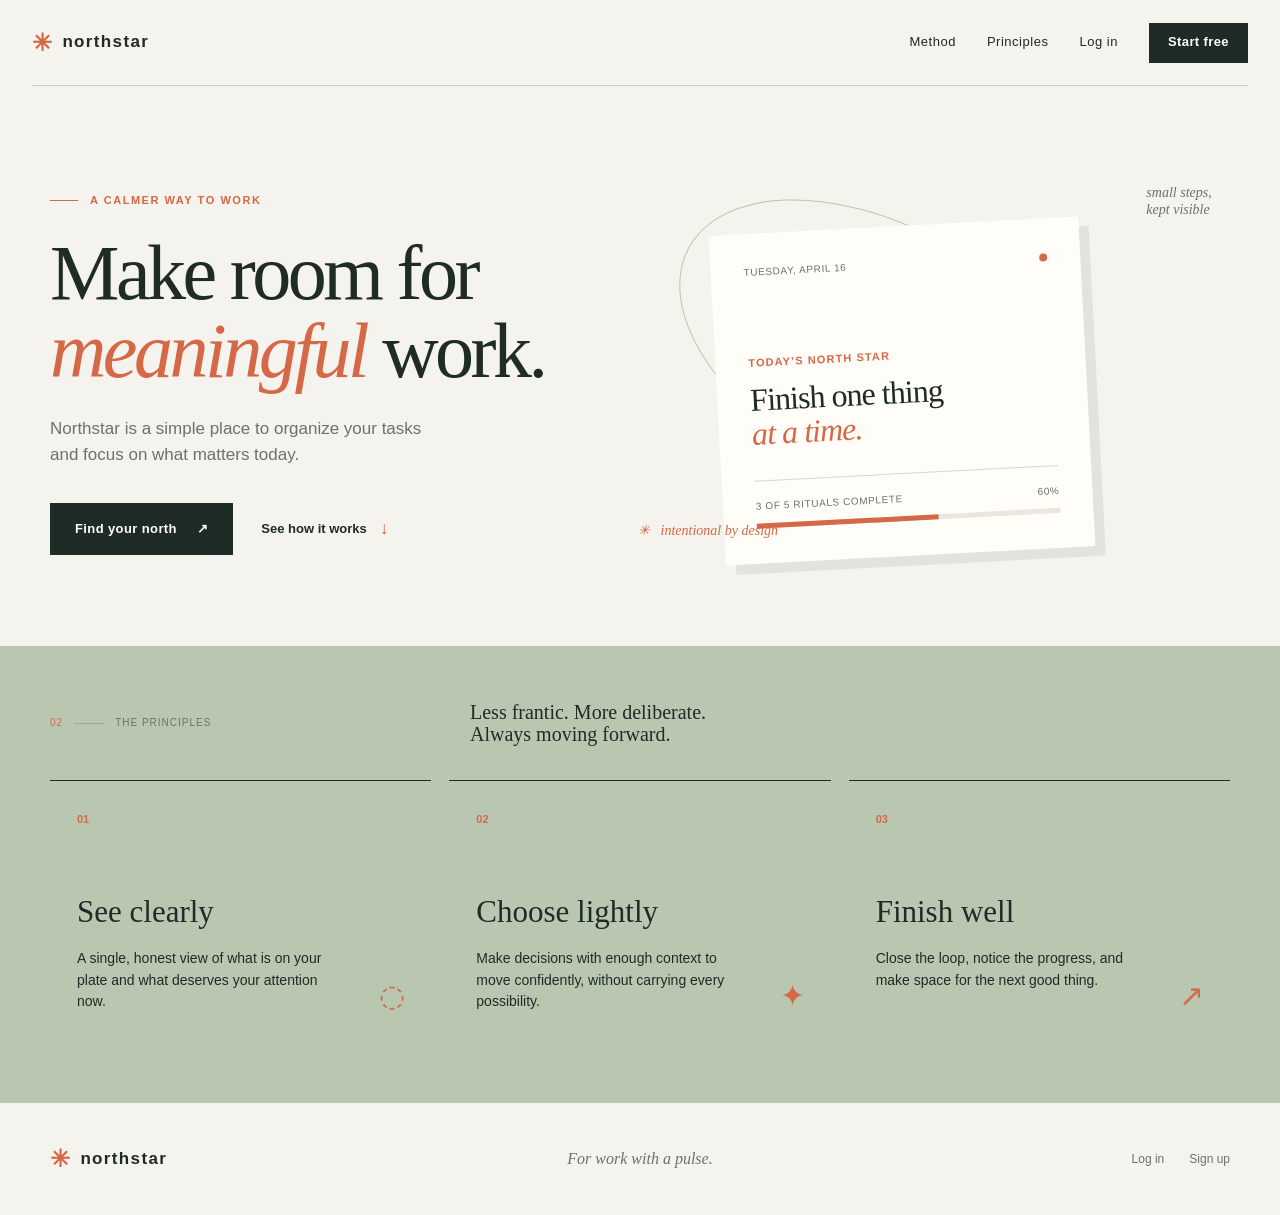
<file: index.html>
<!doctype html>
<html lang="en">
<head>
	<meta charset="utf-8">
	<meta name="viewport" content="width=device-width, initial-scale=1">
	<meta name="description" content="Northstar gives thoughtful teams a clearer way to plan, focus, and finish meaningful work.">
	<title>Northstar — Make room for meaningful work</title>
	<link rel="stylesheet" href="styles.css">
</head>
<body>
	<header class="site-header">
		<a class="brand" href="index.html" aria-label="Northstar home"><span class="brand-mark">✳</span> northstar</a>
		<button class="menu-toggle" type="button" aria-expanded="false" aria-controls="site-nav">Menu</button>
		<nav id="site-nav" class="site-nav" aria-label="Main navigation">
			<a href="#method">Method</a>
			<a href="#principles">Principles</a>
			<a href="login.html">Log in</a>
			<a class="button button-small" href="signup.html">Start free</a>
		</nav>
	</header>

	<main>
		<section class="hero page-grid">
			<div class="hero-copy reveal">
				<p class="eyebrow"><span class="eyebrow-line"></span> A calmer way to work</p>
				<h1>Make room for <em>meaningful</em> work.</h1>
				<p class="hero-intro">Northstar is a simple place to organize your tasks and focus on what matters today.</p>
				<div class="hero-actions">
					<a class="button" href="signup.html">Find your north <span aria-hidden="true">↗</span></a>
					<a class="text-link" href="#method">See how it works <span aria-hidden="true">↓</span></a>
				</div>
			</div>
			<div class="hero-art reveal reveal-delay" aria-label="An illustrated weekly focus board">
				<div class="orbit orbit-one"></div>
				<div class="orbit orbit-two"></div>
				<div class="focus-card">
					<div class="focus-card-top"><span>Tuesday, April 16</span><span class="status-dot"></span></div>
					<p class="focus-label">Today’s north star</p>
					  <h2>Finish one thing<br><em>at a time.</em></h2>
					<div class="focus-rule"></div>
					<div class="focus-footer"><span>3 of 5 rituals complete</span><span>60%</span></div>
					<div class="progress"><span></span></div>
				</div>
				<span class="art-note note-top">small steps,<br>kept visible</span>
				<span class="art-note note-bottom">✳ &nbsp; intentional by design</span>
			</div>
		</section>

		<section id="method" class="statement-section page-grid">
			<div class="section-label"><span>01</span><span class="label-line"></span><span>THE METHOD</span></div>
			<div class="statement-content">
				<h2>Clarity is not a destination. It is a <em>practice.</em></h2>
				<p>Northstar is a gentle system for turning the swirl of ideas into a way forward. See what matters, choose what is next, and leave the rest for later.</p>
				<a class="text-link dark-link" href="signup.html">Build your practice <span aria-hidden="true">↗</span></a>
			</div>
		</section>

		<section id="principles" class="principles-section">
			<div class="page-grid section-heading">
				<div class="section-label"><span>02</span><span class="label-line"></span><span>THE PRINCIPLES</span></div>
				<p>Less frantic. More deliberate.<br>Always moving forward.</p>
			</div>
			<div class="principle-grid page-grid">
				<article class="principle-card"><span class="card-number">01</span><h3>See clearly</h3><p>A single, honest view of what is on your plate and what deserves your attention now.</p><span class="card-symbol">◌</span></article>
				<article class="principle-card"><span class="card-number">02</span><h3>Choose lightly</h3><p>Make decisions with enough context to move confidently, without carrying every possibility.</p><span class="card-symbol">✦</span></article>
				<article class="principle-card"><span class="card-number">03</span><h3>Finish well</h3><p>Close the loop, notice the progress, and make space for the next good thing.</p><span class="card-symbol">↗</span></article>
			</div>
		</section>

		<section class="quote-section page-grid">
			<div class="quote-mark">“</div>
			<blockquote>Northstar helped us trade the feeling of being busy for the feeling of being <em>in motion.</em></blockquote>
			<p class="quote-credit">— Mara Ellis, independent creative director</p>
		</section>

		<section class="cta-section page-grid">
			<div><p class="eyebrow"><span class="eyebrow-line"></span> Your next right thing</p><h2>Begin from<br><em>where you are.</em></h2></div>
			<div class="cta-action"><p>No complicated setup. No perfect system required. Just a clear place to start.</p><a class="button button-light" href="signup.html">Start free <span aria-hidden="true">↗</span></a></div>
		</section>
	</main>

	<footer class="site-footer page-grid"><a class="brand" href="index.html"><span class="brand-mark">✳</span> northstar</a><p>For work with a pulse.</p><div><a href="login.html">Log in</a><a href="signup.html">Sign up</a></div></footer>
	<script src="script.js"></script>
</body>
</html>
</file>
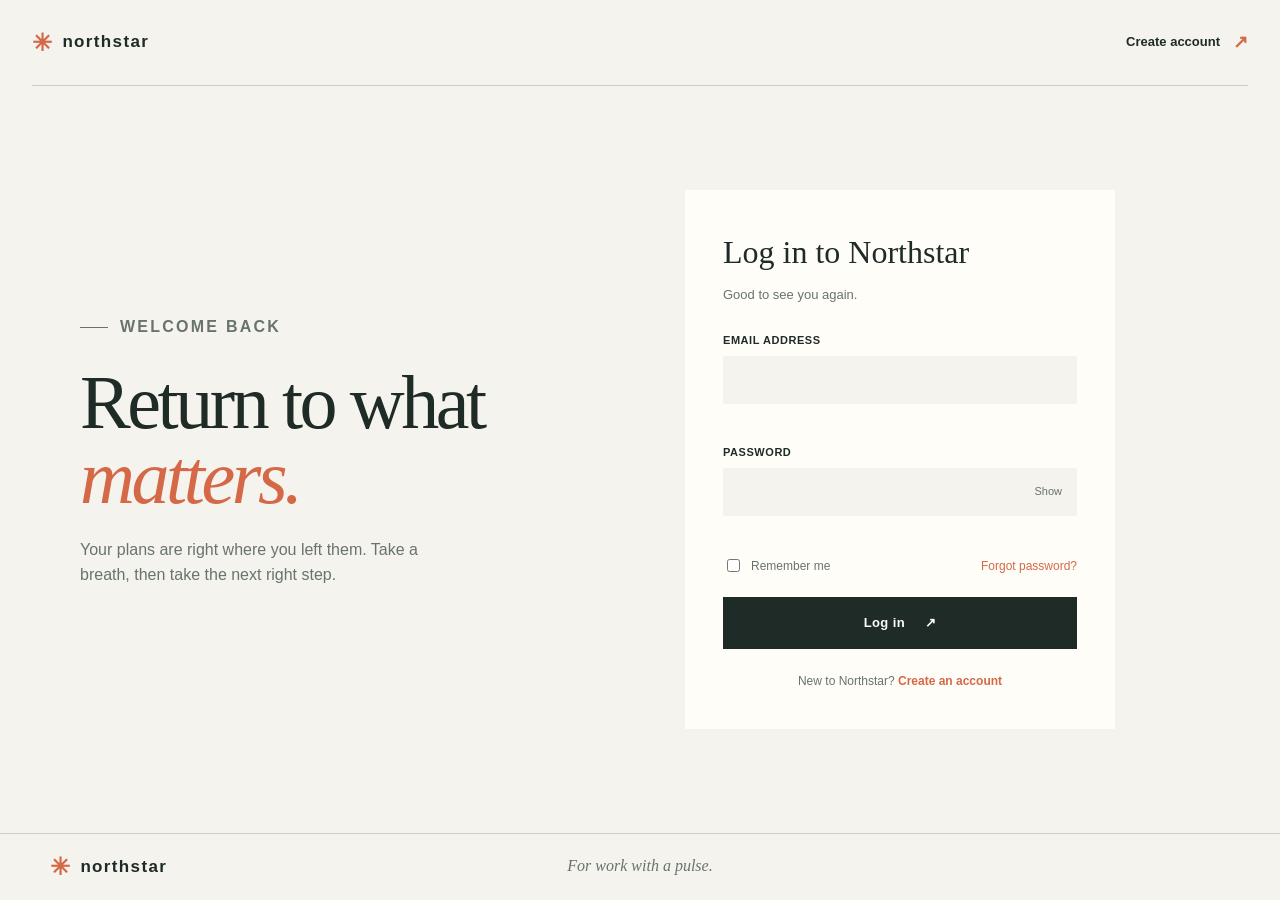
<file: login.html>
<!doctype html>
<html lang="en">
<head>
  <meta charset="utf-8"><meta name="viewport" content="width=device-width, initial-scale=1">
  <meta name="description" content="Log in to your Northstar account."><title>Log in — Northstar</title>
  <link rel="stylesheet" href="styles.css">
</head>
<body class="auth-page">
  <header class="site-header"><a class="brand" href="index.html" aria-label="Northstar home"><span class="brand-mark">✳</span> northstar</a><a class="text-link" href="signup.html">Create account <span aria-hidden="true">↗</span></a></header>
  <main class="auth-main">
    <section class="auth-intro"><p class="eyebrow"><span class="eyebrow-line"></span> Welcome back</p><h1>Return to what <em>matters.</em></h1><p>Your plans are right where you left them. Take a breath, then take the next right step.</p></section>
    <section class="auth-form-wrap" aria-labelledby="login-title"><h2 id="login-title">Log in to Northstar</h2><p class="form-subtitle">Good to see you again.</p>
      <form data-demo-form="login" novalidate>
        <div class="form-group"><label class="form-label" for="email">Email address</label><input class="form-input" id="email" name="email" type="email" autocomplete="email" required><p class="field-error" data-error-for="email"></p></div>
        <div class="form-group"><label class="form-label" for="password">Password</label><div class="input-wrap"><input class="form-input" id="password" name="password" type="password" autocomplete="current-password" required><button class="password-toggle" type="button" data-password-toggle aria-controls="password" aria-label="Show password">Show</button></div><p class="field-error" data-error-for="password"></p></div>
        <div class="form-options"><label class="checkbox-label"><input type="checkbox" name="remember"> Remember me</label><a href="#reset" data-forgot-password>Forgot password?</a></div>
        <button class="button form-submit" type="submit">Log in <span aria-hidden="true">↗</span></button><p class="form-message" role="status" aria-live="polite"></p><p class="form-foot">New to Northstar? <a href="signup.html">Create an account</a></p>
      </form>
    </section>
  </main>
  <footer class="auth-footer"><div class="site-footer page-grid"><a class="brand" href="index.html"><span class="brand-mark">✳</span> northstar</a><p>For work with a pulse.</p><span></span></div></footer><script src="script.js"></script>
</body>
</html>
</file>
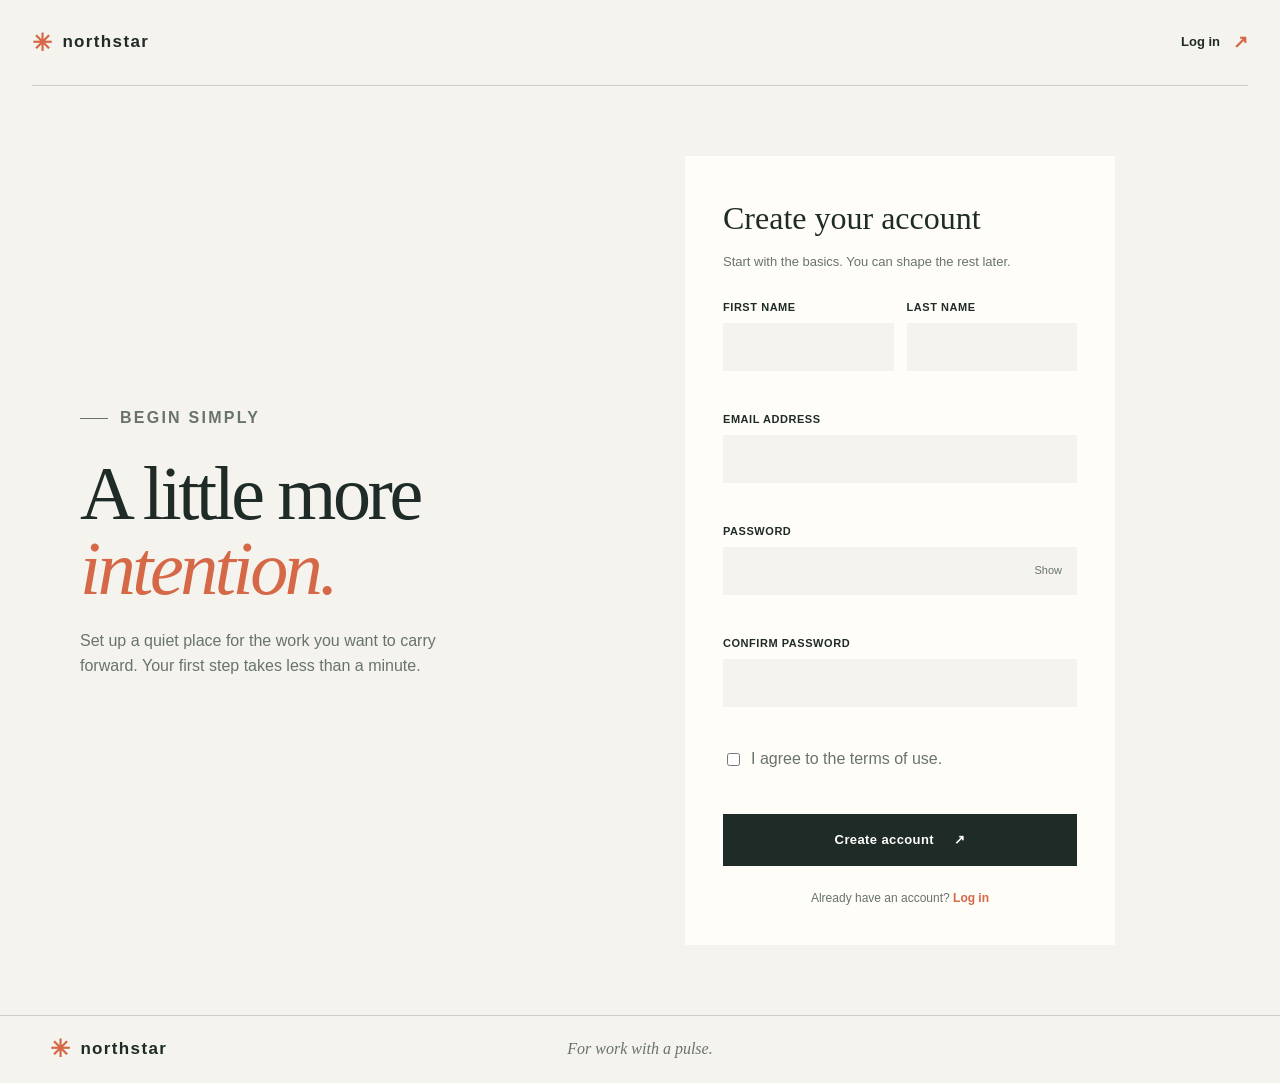
<file: signup.html>
<!doctype html>
<html lang="en">
<head>
  <meta charset="utf-8"><meta name="viewport" content="width=device-width, initial-scale=1">
  <meta name="description" content="Create your Northstar account."><title>Start free — Northstar</title>
  <link rel="stylesheet" href="styles.css">
</head>
<body class="auth-page">
  <header class="site-header"><a class="brand" href="index.html" aria-label="Northstar home"><span class="brand-mark">✳</span> northstar</a><a class="text-link" href="login.html">Log in <span aria-hidden="true">↗</span></a></header>
  <main class="auth-main">
    <section class="auth-intro"><p class="eyebrow"><span class="eyebrow-line"></span> Begin simply</p><h1>A little more <em>intention.</em></h1><p>Set up a quiet place for the work you want to carry forward. Your first step takes less than a minute.</p></section>
    <section class="auth-form-wrap" aria-labelledby="signup-title"><h2 id="signup-title">Create your account</h2><p class="form-subtitle">Start with the basics. You can shape the rest later.</p>
      <form data-demo-form="signup" novalidate>
        <div class="form-row"><div class="form-group"><label class="form-label" for="first-name">First name</label><input class="form-input" id="first-name" name="first-name" type="text" autocomplete="given-name" required><p class="field-error" data-error-for="first-name"></p></div><div class="form-group"><label class="form-label" for="last-name">Last name</label><input class="form-input" id="last-name" name="last-name" type="text" autocomplete="family-name" required><p class="field-error" data-error-for="last-name"></p></div></div>
        <div class="form-group"><label class="form-label" for="email">Email address</label><input class="form-input" id="email" name="email" type="email" autocomplete="email" required><p class="field-error" data-error-for="email"></p></div>
        <div class="form-group"><label class="form-label" for="password">Password</label><div class="input-wrap"><input class="form-input" id="password" name="password" type="password" autocomplete="new-password" required><button class="password-toggle" type="button" data-password-toggle aria-controls="password" aria-label="Show password">Show</button></div><p class="field-error" data-error-for="password"></p></div>
        <div class="form-group"><label class="form-label" for="password-confirmation">Confirm password</label><input class="form-input" id="password-confirmation" name="password-confirmation" type="password" autocomplete="new-password" required><p class="field-error" data-error-for="password-confirmation"></p></div>
        <div class="form-group"><label class="checkbox-label"><input id="terms" type="checkbox" required> <span>I agree to the terms of use.</span></label><p class="field-error" data-error-for="terms"></p></div>
        <button class="button form-submit" type="submit">Create account <span aria-hidden="true">↗</span></button><p class="form-message" role="status" aria-live="polite"></p><p class="form-foot">Already have an account? <a href="login.html">Log in</a></p>
      </form>
    </section>
  </main>
  <footer class="auth-footer"><div class="site-footer page-grid"><a class="brand" href="index.html"><span class="brand-mark">✳</span> northstar</a><p>For work with a pulse.</p><span></span></div></footer><script src="script.js"></script>
</body>
</html>
</file>
<file: styles.css>
:root {
  --ink: #1e2b27;
  --muted: #68736d;
  --paper: #f5f3ed;
  --paper-deep: #e9e7df;
  --sage: #b9c7b1;
  --rust: #d46847;
  --white: #fffdf8;
  --line: rgba(30, 43, 39, .18);
  --serif: Georgia, 'Times New Roman', serif;
  --sans: 'Trebuchet MS', 'Segoe UI', sans-serif;
}

* { box-sizing: border-box; }
html { scroll-behavior: smooth; }
body { margin: 0; color: var(--ink); background: var(--paper); font-family: var(--sans); font-size: 16px; line-height: 1.55; }
a { color: inherit; text-decoration: none; }
button, input { font: inherit; }
.page-grid { width: min(1180px, calc(100% - 96px)); margin-inline: auto; }
.site-header { width: min(1280px, calc(100% - 64px)); min-height: 86px; margin-inline: auto; display: flex; align-items: center; justify-content: space-between; border-bottom: 1px solid var(--line); }
.brand { display: inline-flex; align-items: center; gap: 9px; font-size: 17px; font-weight: 700; letter-spacing: .08em; text-transform: lowercase; }
.brand-mark { color: var(--rust); font-size: 24px; line-height: 1; }
.site-nav { display: flex; align-items: center; gap: 31px; font-size: 13px; letter-spacing: .04em; }
.site-nav a:not(.button), .site-footer a:not(.brand) { transition: color .2s ease; }
.site-nav a:not(.button):hover, .site-footer a:not(.brand):hover { color: var(--rust); }
.button { display: inline-flex; align-items: center; justify-content: center; gap: 20px; min-height: 52px; padding: 0 24px; color: var(--white); background: var(--ink); border: 1px solid var(--ink); font-size: 13px; font-weight: 700; letter-spacing: .03em; transition: background .2s ease, transform .2s ease; }
.button:hover { background: var(--rust); border-color: var(--rust); transform: translateY(-2px); }
.button-small { min-height: 40px; padding-inline: 18px; }
.button-light { color: var(--ink); background: var(--white); border-color: var(--white); }
.button-light:hover { color: var(--white); background: transparent; border-color: var(--white); }
.menu-toggle { display: none; border: 0; color: var(--ink); background: transparent; cursor: pointer; }
.hero { display: grid; grid-template-columns: .92fr 1.08fr; align-items: center; min-height: 650px; gap: 50px; padding-block: 82px 92px; }
.eyebrow { display: flex; align-items: center; gap: 12px; margin: 0 0 25px; color: var(--rust); font-size: 11px; font-weight: 700; letter-spacing: .14em; text-transform: uppercase; }
.eyebrow-line { width: 28px; height: 1px; background: currentColor; }
h1, h2, h3, p { margin-top: 0; }
h1, h2, h3 { font-weight: 400; }
h1 { max-width: 600px; margin-bottom: 27px; font-family: var(--serif); font-size: clamp(52px, 6.1vw, 84px); line-height: .99; letter-spacing: -.045em; }
em { color: var(--rust); font-style: italic; }
.hero-intro { max-width: 390px; margin-bottom: 34px; color: var(--muted); font-size: 17px; }
.hero-actions { display: flex; align-items: center; gap: 28px; }
.text-link { display: inline-flex; align-items: center; gap: 13px; color: var(--ink); font-size: 13px; font-weight: 700; }
.text-link span { color: var(--rust); font-size: 18px; transition: transform .2s ease; }
.text-link:hover span { transform: translate(3px, -3px); }
.hero-art { position: relative; min-height: 475px; }
.focus-card { position: absolute; z-index: 2; top: 52px; left: 16%; width: min(370px, 78%); padding: 31px 33px 35px; background: var(--white); box-shadow: 18px 18px 0 rgba(30, 43, 39, .09); transform: rotate(-3deg); }
.focus-card-top, .focus-footer { display: flex; align-items: center; justify-content: space-between; color: var(--muted); font-size: 10px; letter-spacing: .06em; text-transform: uppercase; }
.status-dot { width: 8px; height: 8px; border-radius: 50%; background: var(--rust); }
.focus-label { margin: 74px 0 11px; color: var(--rust); font-size: 11px; font-weight: 700; letter-spacing: .1em; text-transform: uppercase; }
.focus-card h2 { margin-bottom: 29px; font-family: var(--serif); font-size: 32px; line-height: 1.08; letter-spacing: -.03em; }
.focus-rule { height: 1px; margin-bottom: 17px; background: var(--line); }
.progress { height: 5px; margin-top: 10px; background: var(--paper-deep); }
.progress span { display: block; width: 60%; height: 100%; background: var(--rust); }
.orbit { position: absolute; border: 1px solid var(--sage); border-radius: 50%; }
.orbit-one { width: 430px; height: 250px; top: 50px; left: 7%; transform: rotate(28deg); }
.orbit-two { width: 510px; height: 350px; top: 58px; left: 2%; border-color: rgba(212, 104, 71, .45); transform: rotate(-31deg); }
.art-note { position: absolute; z-index: 3; color: var(--muted); font-family: var(--serif); font-size: 14px; font-style: italic; line-height: 1.25; }
.note-top { top: 10px; right: 3%; }.note-bottom { bottom: 34px; left: 3%; color: var(--rust); }
.statement-section { display: grid; grid-template-columns: 1fr 2fr; gap: 40px; padding-block: 110px 130px; border-top: 1px solid var(--line); }
.section-label { display: flex; align-items: center; gap: 11px; color: var(--muted); font-size: 10px; letter-spacing: .1em; }.section-label span:first-child { color: var(--rust); }.label-line { width: 30px; height: 1px; background: var(--line); }
.statement-content { max-width: 750px; }.statement-content h2 { margin-bottom: 25px; font-family: var(--serif); font-size: clamp(38px, 5vw, 65px); line-height: 1.04; letter-spacing: -.04em; }.statement-content p { max-width: 470px; margin-bottom: 27px; color: var(--muted); font-size: 17px; }.dark-link { border-bottom: 1px solid var(--ink); padding-bottom: 5px; }
.principles-section { padding-block: 76px 100px; background: var(--sage); }.section-heading { display: grid; grid-template-columns: 1fr 2fr; gap: 40px; margin-bottom: 69px; }.section-heading p { margin: 0; color: var(--ink); font-family: var(--serif); font-size: 25px; line-height: 1.1; }.principle-grid { display: grid; grid-template-columns: repeat(3, 1fr); gap: 18px; }.principle-card { position: relative; min-height: 295px; padding: 25px 27px; border-top: 1px solid var(--ink); }.card-number { color: var(--rust); font-size: 11px; font-weight: 700; }.principle-card h3 { margin: 57px 0 12px; font-family: var(--serif); font-size: 31px; }.principle-card p { max-width: 260px; margin: 0; font-size: 14px; }.card-symbol { position: absolute; right: 26px; bottom: 18px; color: var(--rust); font-size: 30px; }
.quote-section { display: grid; grid-template-columns: 1fr 2fr; gap: 40px; padding-block: 120px; }.quote-mark { color: var(--rust); font-family: var(--serif); font-size: 90px; line-height: .7; }.quote-section blockquote { max-width: 760px; margin: 0; font-family: var(--serif); font-size: clamp(34px, 4.1vw, 58px); line-height: 1.08; letter-spacing: -.04em; }.quote-credit { grid-column: 2; margin: 19px 0 0; color: var(--muted); font-size: 12px; }
.cta-section { display: grid; grid-template-columns: 1.4fr 1fr; align-items: end; gap: 50px; padding-block: 68px 73px; color: var(--white); background: var(--ink); }.cta-section .eyebrow { color: var(--sage); }.cta-section h2 { margin: 0; font-family: var(--serif); font-size: clamp(47px, 6vw, 76px); line-height: .95; letter-spacing: -.05em; }.cta-action p { max-width: 310px; color: rgba(255,253,248,.7); font-size: 15px; }.site-footer { display: grid; grid-template-columns: 1fr 1fr 1fr; align-items: center; min-height: 112px; }.site-footer p { margin: 0; color: var(--muted); text-align: center; font-family: var(--serif); font-style: italic; }.site-footer div { display: flex; justify-content: flex-end; gap: 25px; color: var(--muted); font-size: 12px; }.reveal { animation: reveal .8s ease both; }.reveal-delay { animation-delay: .16s; }@keyframes reveal { from { opacity: 0; transform: translateY(18px); } to { opacity: 1; transform: translateY(0); } }

/* Shared authentication layout */
.auth-page { min-height: 100vh; display: flex; flex-direction: column; }.auth-main { flex: 1; display: grid; grid-template-columns: 1fr 1fr; width: min(1120px, calc(100% - 96px)); margin: 0 auto; align-items: center; gap: 90px; padding-block: 70px; }.auth-intro h1 { max-width: 490px; margin-bottom: 23px; font-size: clamp(47px, 6vw, 76px); }.auth-intro p { max-width: 360px; color: var(--muted); font-size: 16px; }.auth-form-wrap { width: 100%; max-width: 430px; padding: 38px; background: var(--white); }.auth-form-wrap h2 { margin-bottom: 8px; font-family: var(--serif); font-size: 32px; }.form-subtitle { margin-bottom: 27px; color: var(--muted); font-size: 13px; }.form-group { margin-bottom: 17px; }.form-row { display: grid; grid-template-columns: 1fr 1fr; gap: 13px; }.form-label { display: block; margin-bottom: 7px; font-size: 11px; font-weight: 700; letter-spacing: .05em; text-transform: uppercase; }.input-wrap { position: relative; }.form-input { width: 100%; height: 48px; padding: 0 14px; color: var(--ink); background: var(--paper); border: 1px solid transparent; outline: none; }.form-input:focus { border-color: var(--rust); box-shadow: 0 0 0 3px rgba(212,104,71,.13); }.form-input[aria-invalid='true'] { border-color: var(--rust); }.password-toggle { position: absolute; right: 12px; top: 50%; padding: 3px; color: var(--muted); background: none; border: 0; font-size: 11px; cursor: pointer; transform: translateY(-50%); }.field-error { min-height: 18px; margin: 5px 0 0; color: var(--rust); font-size: 11px; }.form-options { display: flex; align-items: center; justify-content: space-between; margin: 2px 0 22px; font-size: 12px; }.checkbox-label { display: inline-flex; align-items: center; gap: 8px; color: var(--muted); }.checkbox-label input { accent-color: var(--rust); }.form-options a { color: var(--rust); }.form-submit { width: 100%; cursor: pointer; }.form-foot { margin: 23px 0 0; color: var(--muted); text-align: center; font-size: 12px; }.form-foot a { color: var(--rust); font-weight: 700; }.form-message { display: none; margin: 18px 0 0; padding: 12px 14px; color: var(--ink); background: var(--sage); font-size: 12px; }.form-message.is-visible { display: block; }.auth-footer { padding: 20px 0; border-top: 1px solid var(--line); }.auth-footer .site-footer { min-height: auto; }.auth-footer .site-footer p { text-align: center; }
@media (max-width: 800px) { .page-grid { width: min(100% - 42px, 620px); }.site-header { width: calc(100% - 42px); min-height: 72px; }.menu-toggle { display: block; font-size: 12px; }.site-nav { position: absolute; z-index: 5; top: 72px; right: 21px; left: 21px; display: none; flex-direction: column; align-items: stretch; gap: 0; padding: 10px; background: var(--white); box-shadow: 0 10px 25px rgba(30,43,39,.1); }.site-nav.is-open { display: flex; }.site-nav a { padding: 13px 12px; }.site-nav .button { margin-top: 5px; }.hero { display: block; min-height: auto; padding-block: 72px 80px; }.hero-copy { margin-bottom: 60px; }.hero-art { min-height: 390px; }.focus-card { left: 9%; }.orbit-one { left: 0; width: 360px; }.orbit-two { left: -8%; width: 440px; }.statement-section, .section-heading, .quote-section { grid-template-columns: 1fr; gap: 35px; padding-block: 80px; }.statement-content h2 { font-size: 43px; }.section-heading { margin-bottom: 42px; }.quote-section { gap: 8px; }.quote-mark { font-size: 72px; }.quote-credit { grid-column: auto; }.principle-grid { grid-template-columns: 1fr; gap: 14px; }.principle-card { min-height: 210px; }.principle-card h3 { margin-top: 34px; }.cta-section { grid-template-columns: 1fr; gap: 40px; padding-block: 62px; }.site-footer { grid-template-columns: 1fr; gap: 20px; padding-block: 30px; text-align: center; }.site-footer div { justify-content: center; }.auth-main { display: flex; flex-direction: column; width: min(100% - 42px, 520px); align-items: stretch; gap: 45px; padding-block: 58px; }.auth-intro h1 { font-size: 50px; }.auth-form-wrap { padding: 27px 22px; }.auth-footer .site-footer { padding-block: 20px; }.auth-footer .site-footer .brand { justify-content: center; } }
@media (prefers-reduced-motion: reduce) { html { scroll-behavior: auto; }.reveal { animation: none; }.button, .text-link span { transition: none; } }

/* Keep the student prototype focused: one hero, one feature row, one CTA. */
.statement-section, .quote-section, .cta-section { display: none; }
.hero { min-height: 560px; padding-block: 70px 55px; }
.principles-section { padding-block: 55px 65px; }
.section-heading { margin-bottom: 35px; }
.section-heading p { font-size: 20px; }
.principle-card { min-height: 220px; }
.hero-art { min-height: 400px; }
.orbit-two { display: none; }
.focus-card { box-shadow: 10px 10px 0 rgba(30, 43, 39, .08); }
</file>
